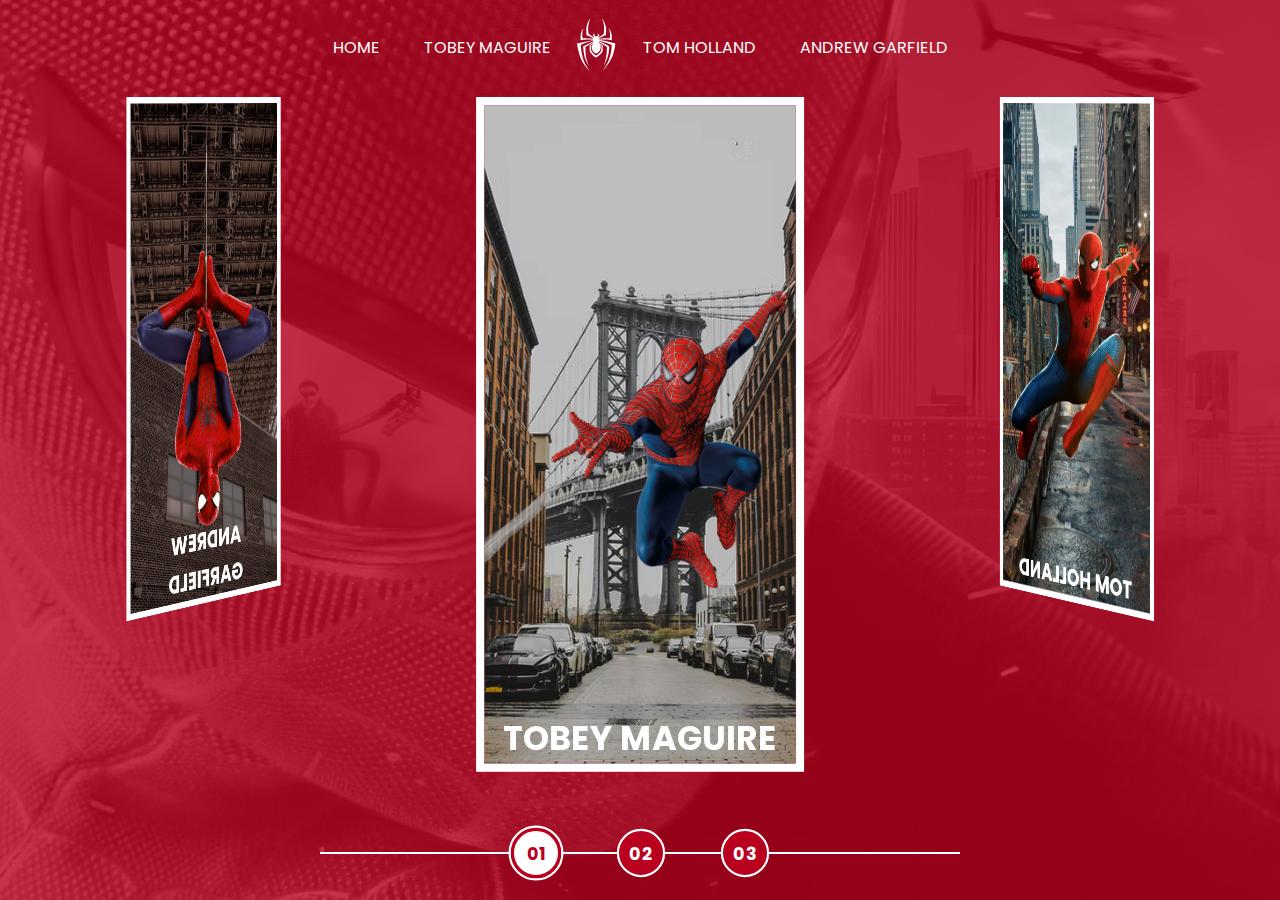
<file: index.html>
<!DOCTYPE html>
<html lang="en">

<head>
    <meta charset="UTF-8">
    <meta http-equiv="X-UA-Compatible" content="IE=edge">
    <meta name="viewport" content="width=device-width, initial-scale=1.0">
    <link rel="stylesheet" href="assets/css/style.css">
    <script src="assets/scripts/script.js"></script>
    <title>Spider-Man | Multiverso</title>
</head>

<body>
    <!--Menu topo-->
    <nav class="s-menu">
        <ul>
            <li class="s-menu__item">
                <a href="index.html">Home</a>
            </li>
            <li class="s-menu__item">
                <a href="pages/tobey-maguire/spiderman1.html">Tobey Maguire</a>
            </li>
            <li class="s-menu__item s-menu__icon">
                <!--ícone aranha menu topo-->
                <img src="assets/images/icons/spider.svg" alt="Spider-Man Multiverso">
            </li>
            <li class="s-menu__item">
                <a href="pages/tom-holland/spiderman1.html">Tom Holland</a>
            </li>
            <li class="s-menu__item">
                <a href="pages/andrew-garfield/spiderman1.html">Andrew Garfield</a>
            </li>
        </ul>
    </nav>
    <!--Cards -->
    <div class="s-container">
        <div class="s-cards-carousel" style="transform: translateZ(-40vw) rotateY(0deg);">
            <a href="pages/tobey-maguire/spiderman1.html" class="s-card" id="spider-man-01">
                <img class="s-card__background" src="assets/images/pic-sm-bg-01.jpg">
                <img class="s-card__image" src="assets/images/spider-man-01.png" alt="Tobey Maguire">
                <h2 class="s-card__title">Tobey Maguire</h2>
            </a>
            <a href="pages/tom-holland/spiderman1.html" class="s-card" id="spider-man-02">
                <img class="s-card__background" src="assets/images/pic-sm-bg-02.jpg">
                <img class="s-card__image" src="assets/images/spider-man-02.png" alt="Tom Holland">
                <h2 class="s-card__title">Tom Holland</h2>
            </a>
            <a href="pages/andrew-garfield/spiderman1.html" class="s-card" id="spider-man-03">
                <img class="s-card__background" src="assets/images/pic-sm-bg-03.jpg">
                <img class="s-card__image" src="assets/images/spider-man-03.png" alt="Tobey Andrew Garfield">
                <h2 class="s-card__title">Andrew Garfield</h2>
            </a>
        </div>
    </div>
    <!--Controlador carrossel-->
    <div class="s-controller">
        <div id="1" onclick="selectCarouselItem(this)" class="s-controller__button s-controller__button--active">01
        </div>
        <div id="2" onclick="selectCarouselItem(this)" class="s-controller__button">02</div>
        <div id="3" onclick="selectCarouselItem(this)" class="s-controller__button">03</div>
        <div class="s-controller__line"></div>
    </div>

</body>
</html>
</file>
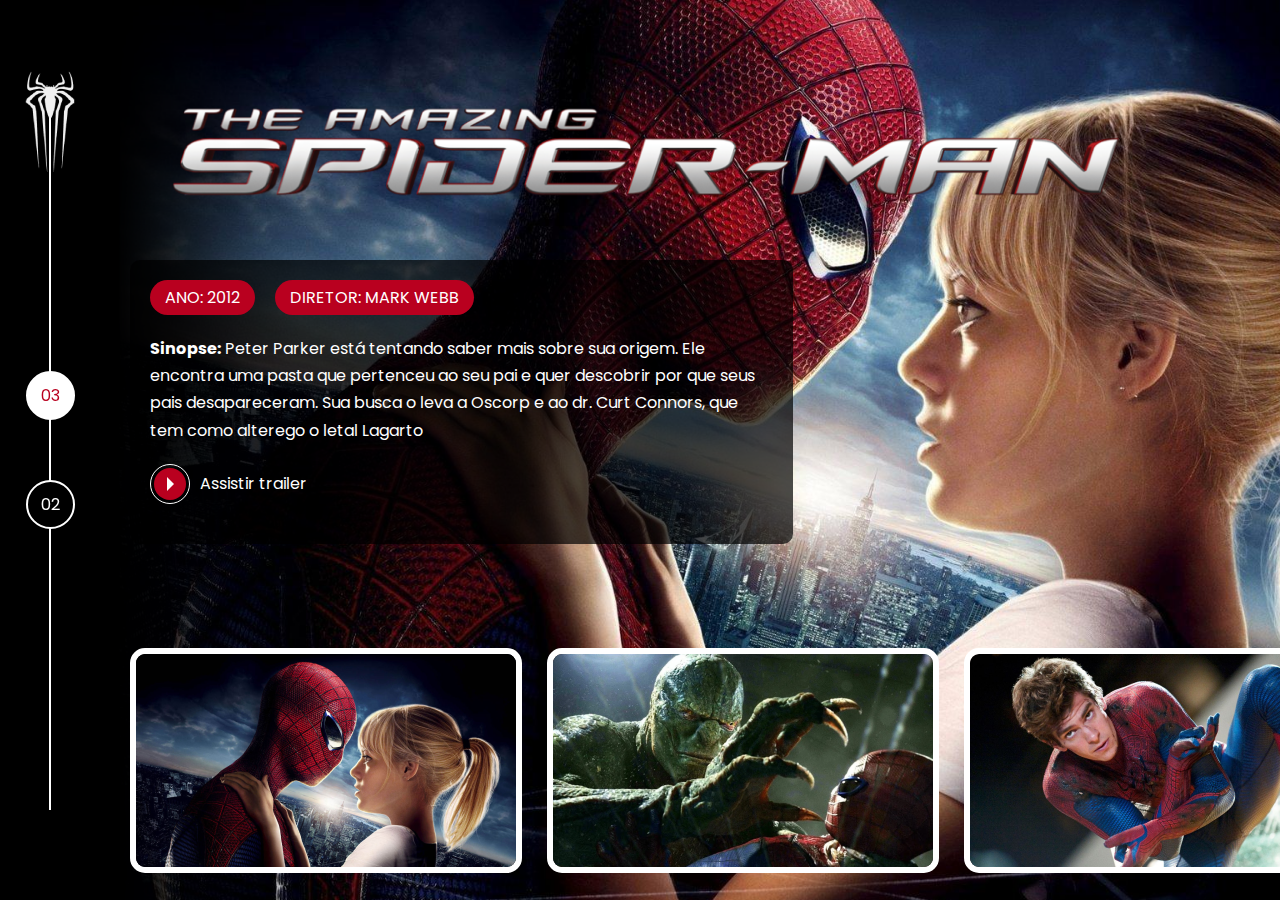
<file: pages/andrew-garfield/spiderman1.html>
<!DOCTYPE html>
<html lang="en">

<head>
  <meta charset="UTF-8">
  <meta http-equiv="X-UA-Compatible" content="IE=edge">
  <meta name="viewport" content="width=device-width, initial-scale=1.0">
  <link rel="stylesheet" href="../../assets/css/internal.css">
  <link rel="stylesheet" href="https://cdn.jsdelivr.net/npm/@fancyapps/ui@4.0/dist/fancybox.css"/>
  <title>Spider-Man | Multiversos</title>
</head>

<body>
  <div class="s-wrapper">

<!--Se quiser video como background
    <video autoplay loop muted>
      <source src="../../assets/videos/spiderman-2012-trailer.mp4" type="video/mp4">
    </video>
-->

    <div class="s-left-column">
      <nav class="navigator">
        <!--Navegação-->
        <div class="navigator__icon">  <!--Icone-Aranha-->        
          <a href="index.html">
            <img src="../../assets/images/icons/spiderman1-andrew.png" alt="">
          </a>
        </div>
        <ul><!--Botões lateral esquerda-->
          <li><a href="spiderman1.html" class="active">03</a></li>   
          <li><a href="spiderman2.html">02</a></li>          
        </ul>
      </nav>
    </div> 

   <div class="s-main-content s-spidermanA-01-01 " ><!--(Background sem video)-->
     
    <div class="s-main-content__top">
        <div class="s-logo"><!--Logo-->
          <img src="../../assets/images/spiderman-andrew/movie-01/logo.png" alt="Spiderman (2012)"
            title="Spiderman (2012)" />
        </div>
        <div class="s-description"><!--Descrição e botões na descrição-->
          <div class="pills">
            <ul>
              <li>Ano: 2012</li>
              <li>Diretor: Mark Webb</li>
            </ul>
          </div>
          <div class="s-description__text">
            <p><strong>Sinopse:</strong>&nbsp;Peter Parker está tentando saber mais sobre sua origem. 
              Ele encontra uma pasta que pertenceu ao seu pai e quer descobrir por que seus pais desapareceram. 
              Sua busca o leva a Oscorp e ao dr. Curt Connors, que tem como alterego o letal Lagarto</p>
          </div>
        
        <div class="s-links">
          <ul>
            <li>
              <a href="https://www.youtube.com/watch?v=6nzNdpJ3qMo" class="link-button" target="_blank">
                <span class="icon">
                  <div class="play-icon">&nbsp;</div>
                </span>
                <span class="label">
                  Assistir trailer
                </span>
              </a>
            </li>
          </ul>
        </div>
      </div>
    </div>
    <div class="s-main-content__bottom">
      <div class="gallery">
        <ul>
          <li><a data-fancybox href="../../assets/images/spiderman-andrew/movie-01/gallery/image-01-full.jpg">
            <img src="../../assets/images/spiderman-andrew/movie-01/gallery/image-01.png" alt=""></a>
          </li>
          <li><a data-fancybox href="../../assets/images/spiderman-andrew/movie-01/gallery/image-02-full.jpg">
              <img src="../../assets/images/spiderman-andrew/movie-01/gallery/image-02.png" alt=""></a>
          </li>
          <li><a data-fancybox href="../../assets/images/spiderman-andrew/movie-01/gallery/image-03-full.jpg">
              <img src="../../assets/images/spiderman-andrew/movie-01/gallery/image-03.png" alt=""></a>
          </li>
        </ul>
      </div>
    </div>
  </div>
  </div>
  <script src="https://cdn.jsdelivr.net/npm/@fancyapps/ui@4.0/dist/fancybox.umd.js"></script>
  <script>
        //  JavaScript will go here
  </script>
</body>

</html>
</file>
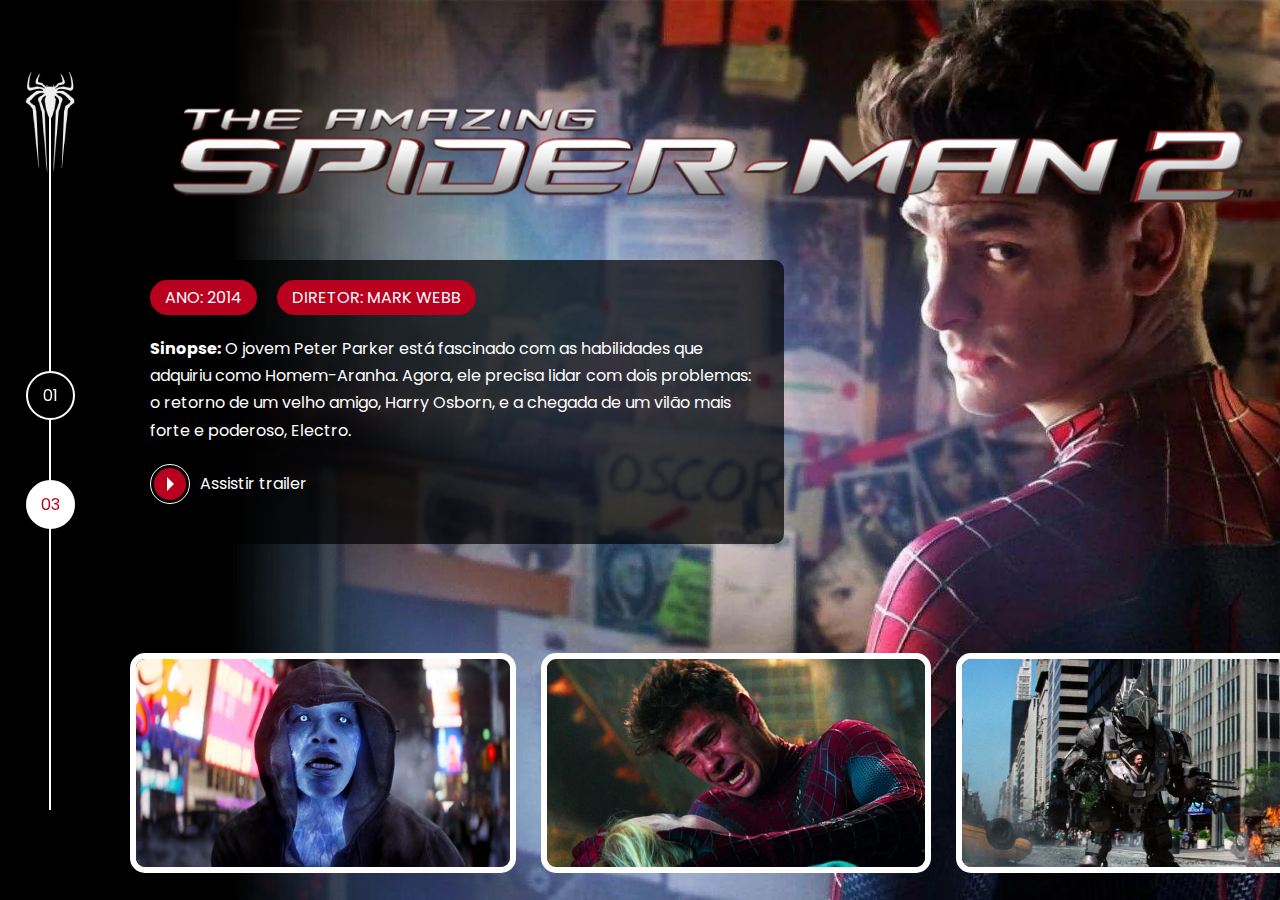
<file: pages/andrew-garfield/spiderman2.html>
<!DOCTYPE html>
<html lang="en">

<head>
  <meta charset="UTF-8">
  <meta http-equiv="X-UA-Compatible" content="IE=edge">
  <meta name="viewport" content="width=device-width, initial-scale=1.0">
  <link rel="stylesheet" href="../../assets/css/internal.css">
  <link rel="stylesheet" href="https://cdn.jsdelivr.net/npm/@fancyapps/ui@4.0/dist/fancybox.css"/>
  <title>Spider-Man | Multiversos</title>
</head>

<body>
  <div class="s-wrapper">

<!--Se quiser video como background
    <video autoplay loop muted>
      <source src="../../assets/videos/spiderman-2014-trailer.mp4" type="video/mp4">
    </video>
-->

    <div class="s-left-column">
      <nav class="navigator">
        <!--Navegação-->
        <div class="navigator__icon">  <!--Icone-Aranha-->        
          <a href="index.html">
            <img src="../../assets/images/icons/spiderman1-andrew.png" alt="">
          </a>
        </div>
        <ul><!--Botões lateral esquerda-->
          <li><a href="spiderman1.html">01</a></li>
          <li><a href="spiderman2.html" class="active">03</a></li>           
        </ul>
      </nav>
    </div> 

   <div class="s-main-content s-spidermanA-01-02 " ><!--(Background sem video)-->
     
    <div class="s-main-content__top">
        <div class="s-logo"><!--Logo-->
          <img src="../../assets/images/spiderman-andrew/movie-02/logo.png" alt="Spiderman (2014)"
            title="Spiderman (2014)" />
        </div>
        <div class="s-description"><!--Descrição e botões na descrição-->
          <div class="pills">
            <ul>
              <li>Ano: 2014</li>
              <li>Diretor: Mark Webb</li>
            </ul>
          </div>
          <div class="s-description__text">
            <p><strong>Sinopse:</strong>&nbsp;O jovem Peter Parker está fascinado com as habilidades que adquiriu como Homem-Aranha.
               Agora, ele precisa lidar com dois problemas: o retorno de um velho amigo, Harry Osborn,
                e a chegada de um vilão mais forte e poderoso, Electro.</p>
          </div>
        
        <div class="s-links">
          <ul>
            <li>
              <a href="https://www.youtube.com/watch?v=PfUDLzyC1cM" class="link-button" target="_blank">
                <span class="icon">
                  <div class="play-icon">&nbsp;</div>
                </span>
                <span class="label">
                  Assistir trailer
                </span>
              </a>
            </li>
          </ul>
        </div>
      </div>
    </div>
    <div class="s-main-content__bottom">
      <div class="gallery">
        <ul>
          <li><a data-fancybox href="../../assets/images/spiderman-andrew/movie-02/gallery/image-01-full.jpg">
            <img src="../../assets/images/spiderman-andrew/movie-02/gallery/image-01.png" alt=""></a>
          </li>
          <li><a data-fancybox href="../../assets/images/spiderman-andrew/movie-02/gallery/image-02-full.png">
              <img src="../../assets/images/spiderman-andrew/movie-02/gallery/image-02.png" alt=""></a>
          </li>
          <li><a data-fancybox href="../../assets/images/spiderman-andrew/movie-02/gallery/image-03-full.jpg">
              <img src="../../assets/images/spiderman-andrew/movie-02/gallery/image-03.png" alt=""></a>
          </li>
        </ul>
      </div>
    </div>
  </div>
  </div>
  <script src="https://cdn.jsdelivr.net/npm/@fancyapps/ui@4.0/dist/fancybox.umd.js"></script>
  <script>
        //  JavaScript will go here
  </script>
</body>

</html>
</file>
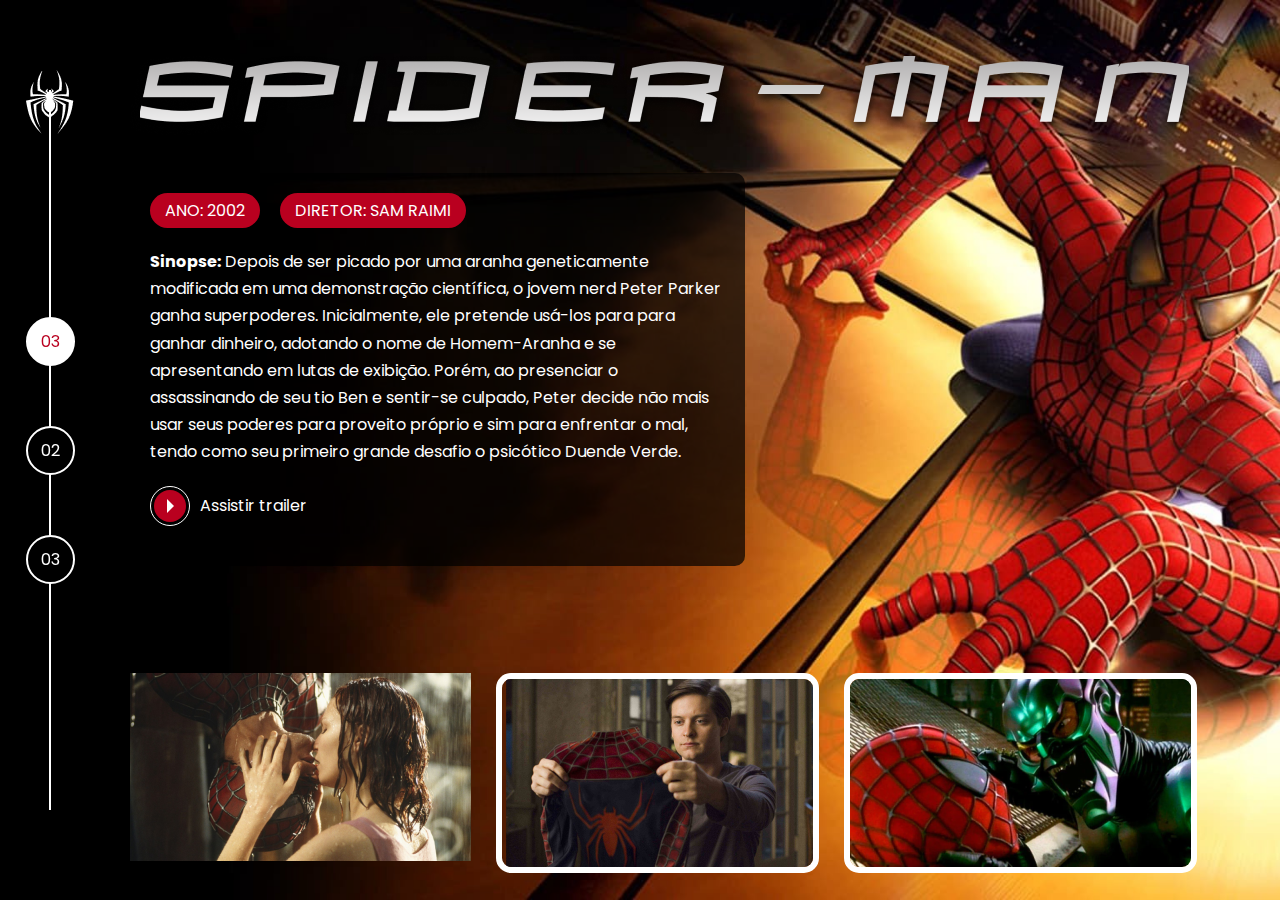
<file: pages/tobey-maguire/spiderman1.html>
<!DOCTYPE html>
<html lang="en">

<head>
  <meta charset="UTF-8">
  <meta http-equiv="X-UA-Compatible" content="IE=edge">
  <meta name="viewport" content="width=device-width, initial-scale=1.0">
  <link rel="stylesheet" href="../../assets/css/internal.css">
  <link rel="stylesheet" href="https://cdn.jsdelivr.net/npm/@fancyapps/ui@4.0/dist/fancybox.css"/>
  <title>Spider-Man | Multiversos</title>
</head>

<body>
  <div class="s-wrapper">

<!--Se quiser video como background
    <video autoplay loop muted>
      <source src="../../assets//videos/spiderman-2002-trailer.mp4" type="video/mp4">
    </video>
-->

    <div class="s-left-column">
      <nav class="navigator">
        <!--Navegação-->
        <div class="navigator__icon">  <!--Icone-Aranha-->        
          <a href="index.html">
            <img src="../../assets/images/icons/spiderman1.png" alt="">
          </a>
        </div>
        <ul><!--Botões lateral esquerda-->
          <li><a href="spiderman1.html" class="active">03</a></li>   
          <li><a href="spiderman2.html">02</a></li>
          <li><a href="spiderman3.html">03</a></li>
        </ul>
      </nav>
    </div> 

   <div class="s-main-content s-spiderman-01-01 " ><!--(Background sem video)-->
     
    <div class="s-main-content__top">
        <div class="s-logo"><!--Logo-->
          <img src="../../assets/images/spiderman-tobey/movie-01/logo.png" alt="Spiderman (2002)"
            title="Spiderman (2002)" />
        </div>
        <div class="s-description"><!--Descrição e botões na descrição-->
          <div class="pills">
            <ul>
              <li>Ano: 2002</li>
              <li>Diretor: Sam Raimi</li>
            </ul>
          </div>
          <div class="s-description__text">
            <p><strong>Sinopse:</strong>&nbsp;Depois de ser picado por uma aranha geneticamente modificada em uma
              demonstração científica, o jovem nerd Peter Parker ganha superpoderes. Inicialmente, ele pretende usá-los
              para para ganhar dinheiro, adotando o nome de Homem-Aranha e se apresentando em lutas de exibição. Porém,
              ao presenciar o assassinando de seu tio Ben e sentir-se culpado, Peter decide não mais usar seus poderes
              para proveito próprio e sim para enfrentar o mal, tendo como seu primeiro grande desafio o psicótico
              Duende Verde.</p>
          </div>
        
        <div class="s-links">
          <ul>
            <li>
              <a href="https://www.youtube.com/watch?v=TYMMOjBUPMM" class="link-button" target="_blank">
                <span class="icon">
                  <div class="play-icon">&nbsp;</div>
                </span>
                <span class="label">
                  Assistir trailer
                </span>
              </a>
            </li>
          </ul>
        </div>
      </div>
    </div>
    <div class="s-main-content__bottom">
      <div class="gallery">
        <ul>
          <li><a data-fancybox href="../../assets/images/spiderman-tobey/movie-01/gallery/image-01-full.jpg"></a>
            <img src="../../assets/images/spiderman-tobey/movie-01/gallery/image-01.png" alt=""></a>
          </li>
          <li><a data-fancybox href="../../assets/images/spiderman-tobey/movie-01/gallery/image-02-full.jpg">
              <img src="../../assets/images/spiderman-tobey/movie-01/gallery/image-02.png" alt=""></a>
          </li>
          <li><a data-fancybox href="../../assets/images/spiderman-tobey/movie-01/gallery/image-03-full.jpg">
              <img src="../../assets/images/spiderman-tobey/movie-01/gallery/image-03.png" alt=""></a>
          </li>
        </ul>
      </div>
    </div>
  </div>
  </div>
  <script src="https://cdn.jsdelivr.net/npm/@fancyapps/ui@4.0/dist/fancybox.umd.js"></script>
  <script>
        //  JavaScript will go here
  </script>
</body>

</html>
</file>
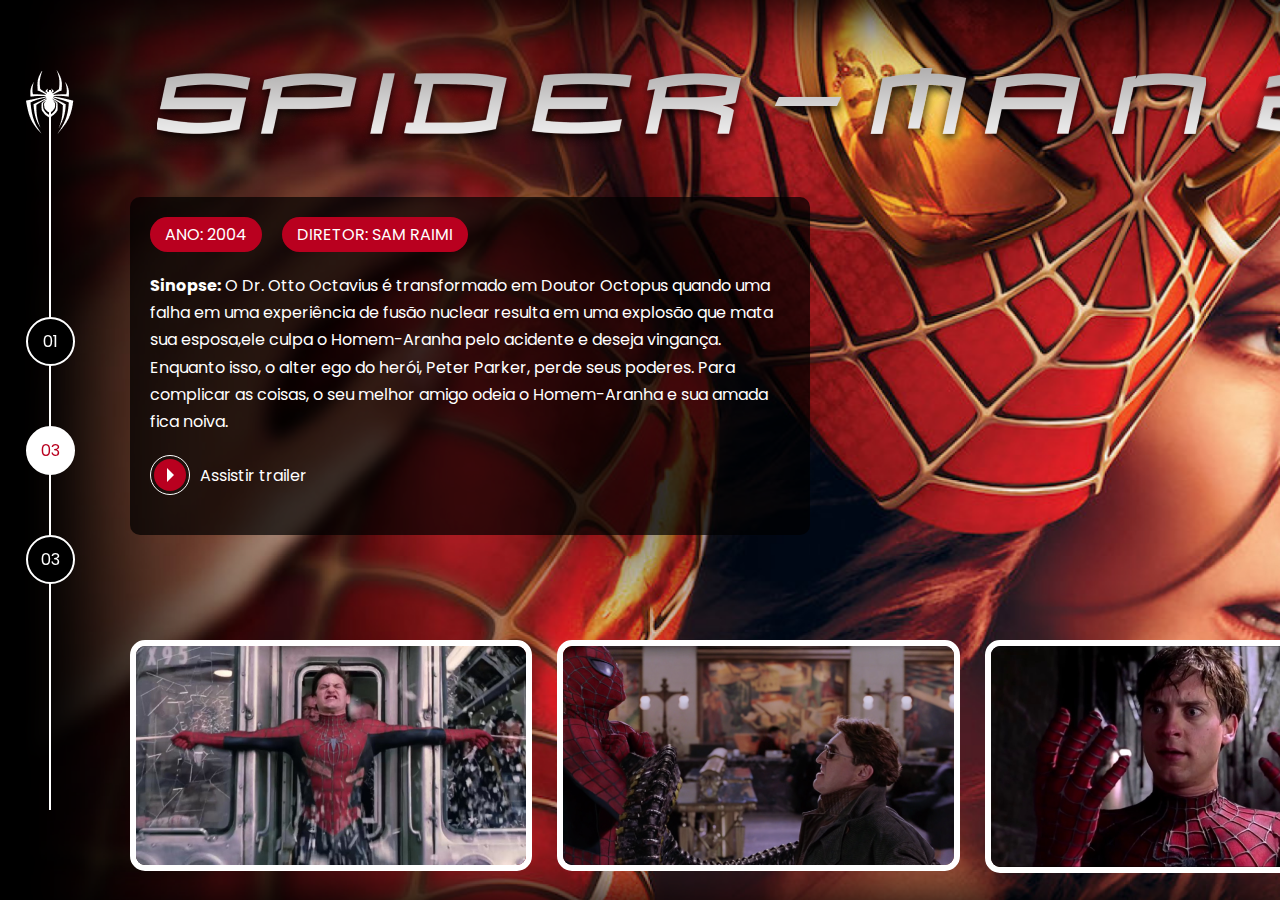
<file: pages/tobey-maguire/spiderman2.html>
<!DOCTYPE html>
<html lang="en">

<head>
  <meta charset="UTF-8">
  <meta http-equiv="X-UA-Compatible" content="IE=edge">
  <meta name="viewport" content="width=device-width, initial-scale=1.0">
  <link rel="stylesheet" href="../../assets/css/internal.css">
  <link rel="stylesheet" href="https://cdn.jsdelivr.net/npm/@fancyapps/ui@4.0/dist/fancybox.css"/>
  <title>Spider-Man | Multiversos</title>
</head>

<body>
  <div class="s-wrapper">

<!--Se quiser video como background
    <video autoplay loop muted>
      <source src="/../../assets/videos/spiderman-2004-trailer.mp4" type="video/mp4">
    </video>-->


    <div class="s-left-column">
      <nav class="navigator">
        <!--Navegação-->
        <div class="navigator__icon">  <!--Icone-Aranha-->        
          <a href="index.html">
            <img src="../../assets/images/icons/spiderman1.png" alt="">
          </a>
        </div>
        <ul><!--Botões lateral esquerda-->
          <li><a href="spiderman1.html">01</a></li>
          <li><a href="spiderman2.html" class="active">03</a></li>   
          <li><a href="spiderman3.html">03</a></li>
        </ul>
      </nav>
    </div> 

   <div class="s-main-content s-spiderman-01-02 " ><!--(Background sem video)-->
     
    <div class="s-main-content__top">
        <div class="s-logo"><!--Logo-->
          <img src="../../assets/images/spiderman-tobey/movie-02/logo.png" alt="Spiderman (2004)"
            title="Spiderman (2004)" />
        </div>
        <div class="s-description"><!--Descrição e botões na descrição-->
          <div class="pills">
            <ul>
              <li>Ano: 2004</li>
              <li>Diretor: Sam Raimi</li>
            </ul>
          </div>
          <div class="s-description__text">
            <p><strong>Sinopse:</strong>&nbsp;O Dr. Otto Octavius é transformado em Doutor Octopus
               quando uma falha em uma experiência de fusão nuclear resulta em uma explosão que mata sua esposa,ele culpa o Homem-Aranha pelo acidente e deseja vingança. 
               Enquanto isso, o alter ego do herói, Peter Parker, perde seus poderes.
               Para complicar as coisas, o seu melhor amigo odeia o Homem-Aranha e sua amada fica noiva.</p>
          </div>
        
        <div class="s-links">
          <ul>
            <li>
              <a href="https://www.youtube.com/watch?v=1UAzz8ncM68" class="link-button" target="_blank">
                <span class="icon">
                  <div class="play-icon">&nbsp;</div>
                </span>
                <span class="label">
                  Assistir trailer
                </span>
              </a>
            </li>
          </ul>
        </div>
      </div>
    </div>
    <div class="s-main-content__bottom">
      <div class="gallery">
        <ul>
          <li><a data-fancybox href="../../assets/images/spiderman-tobey/movie-02/gallery/image-01-full.jpg">
            <img src="../../assets/images/spiderman-tobey/movie-02/gallery/image-01.png" alt=""></a>
          </li>
          <li><a data-fancybox href="../../assets/images/spiderman-tobey/movie-02/gallery/image-02-full.jpg">
              <img src="../../assets/images/spiderman-tobey/movie-02/gallery/image-02.png" alt=""></a>
          </li>
          <li><a data-fancybox href="../../assets/images/spiderman-tobey/movie-02/gallery/image-03-full.jpg">
              <img src="../../assets/images/spiderman-tobey/movie-02/gallery/image-03.png" alt=""></a>
          </li>
        </ul>
      </div>
    </div>
  </div>
  </div>
  <script src="https://cdn.jsdelivr.net/npm/@fancyapps/ui@4.0/dist/fancybox.umd.js"></script>
  <script>
        //  JavaScript will go here
  </script>
</body>

</html>
</file>
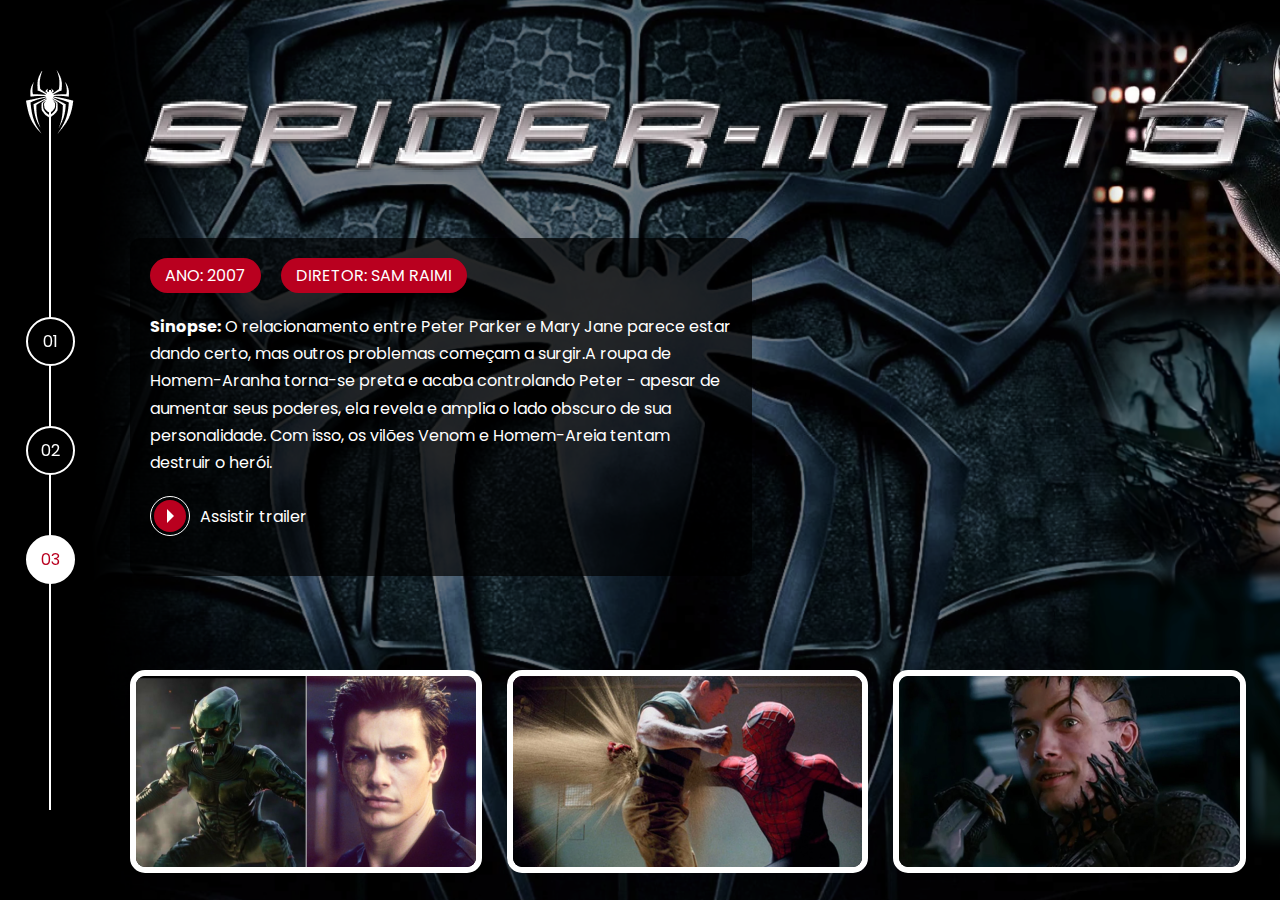
<file: pages/tobey-maguire/spiderman3.html>
<!DOCTYPE html>
<html lang="en">

<head>
  <meta charset="UTF-8">
  <meta http-equiv="X-UA-Compatible" content="IE=edge">
  <meta name="viewport" content="width=device-width, initial-scale=1.0">
  <link rel="stylesheet" href="../../assets/css/internal.css">
  <link rel="stylesheet" href="https://cdn.jsdelivr.net/npm/@fancyapps/ui@4.0/dist/fancybox.css"/>
  <title>Spider-Man | Multiversos</title>
</head>

<body>
  <div class="s-wrapper">

<!--Se quiser video como background
    <video autoplay loop muted>
      <source src="../../assets/videos/spiderman-2007-trailer.mp4" type="video/mp4">
    </video>
-->

    <div class="s-left-column">
      <nav class="navigator">
        <!--Navegação-->
        <div class="navigator__icon">  <!--Icone-Aranha-->        
          <a href="index.html">
            <img src="../../assets/images/icons/spiderman1.png" alt="">
          </a>
        </div>
        <ul><!--Botões lateral esquerda-->
          <li><a href="spiderman1.html">01</a></li>
          <li><a href="spiderman2.html">02</a></li>
          <li><a href="spiderman3.html" class="active">03</a></li>   
        </ul>
      </nav>
    </div> 

   <div class="s-main-content s-spiderman-01-03 " ><!--(Background sem video)-->
     
    <div class="s-main-content__top">
        <div class="s-logo"><!--Logo-->
          <img src="../../assets/images/spiderman-tobey/movie-03/logo.png" alt="Spiderman (2007)"
            title="Spiderman (2007)" />
        </div>
        <div class="s-description"><!--Descrição e botões na descrição-->
          <div class="pills">
            <ul>
              <li>Ano: 2007</li>
              <li>Diretor: Sam Raimi</li>
            </ul>
          </div>
          <div class="s-description__text">
            <p><strong>Sinopse:</strong>&nbsp;O relacionamento entre Peter Parker e Mary Jane parece estar dando certo,
              mas outros problemas começam a surgir.A roupa de Homem-Aranha torna-se preta e acaba controlando Peter -
              apesar de aumentar seus poderes, ela revela e amplia o lado obscuro de sua personalidade.
              Com isso, os vilões Venom e Homem-Areia tentam destruir o herói.</p>
          </div>
        
        <div class="s-links">
          <ul>
            <li>
              <a href="https://www.youtube.com/watch?v=wOg-yjOeuVU" class="link-button" target="_blank">
                <span class="icon">
                  <div class="play-icon">&nbsp;</div>
                </span>
                <span class="label">
                  Assistir trailer
                </span>
              </a>
            </li>
          </ul>
        </div>
      </div>
    </div>
    <div class="s-main-content__bottom">
      <div class="gallery">
        <ul>
          <li><a data-fancybox href="../../assets/images/spiderman-tobey/movie-03/gallery/image-01-full.jpg">
            <img src="../../assets/images/spiderman-tobey/movie-03/gallery/image-01.png" alt=""></a>
          </li>
          <li><a data-fancybox href="../../assets/images/spiderman-tobey/movie-03/gallery/image-02-full.jpg">
              <img src="../../assets/images/spiderman-tobey/movie-03/gallery/image-02.png" alt=""></a>
          </li>
          <li><a data-fancybox href="../../assets/images/spiderman-tobey/movie-03/gallery/image-03-full.jpg">
              <img src="../../assets/images/spiderman-tobey/movie-03/gallery/image-03.png" alt=""></a>
          </li>
        </ul>
      </div>
    </div>
  </div>
  </div>
  <script src="https://cdn.jsdelivr.net/npm/@fancyapps/ui@4.0/dist/fancybox.umd.js"></script>
  <script>
        //  JavaScript will go here
  </script>
</body>

</html>
</file>
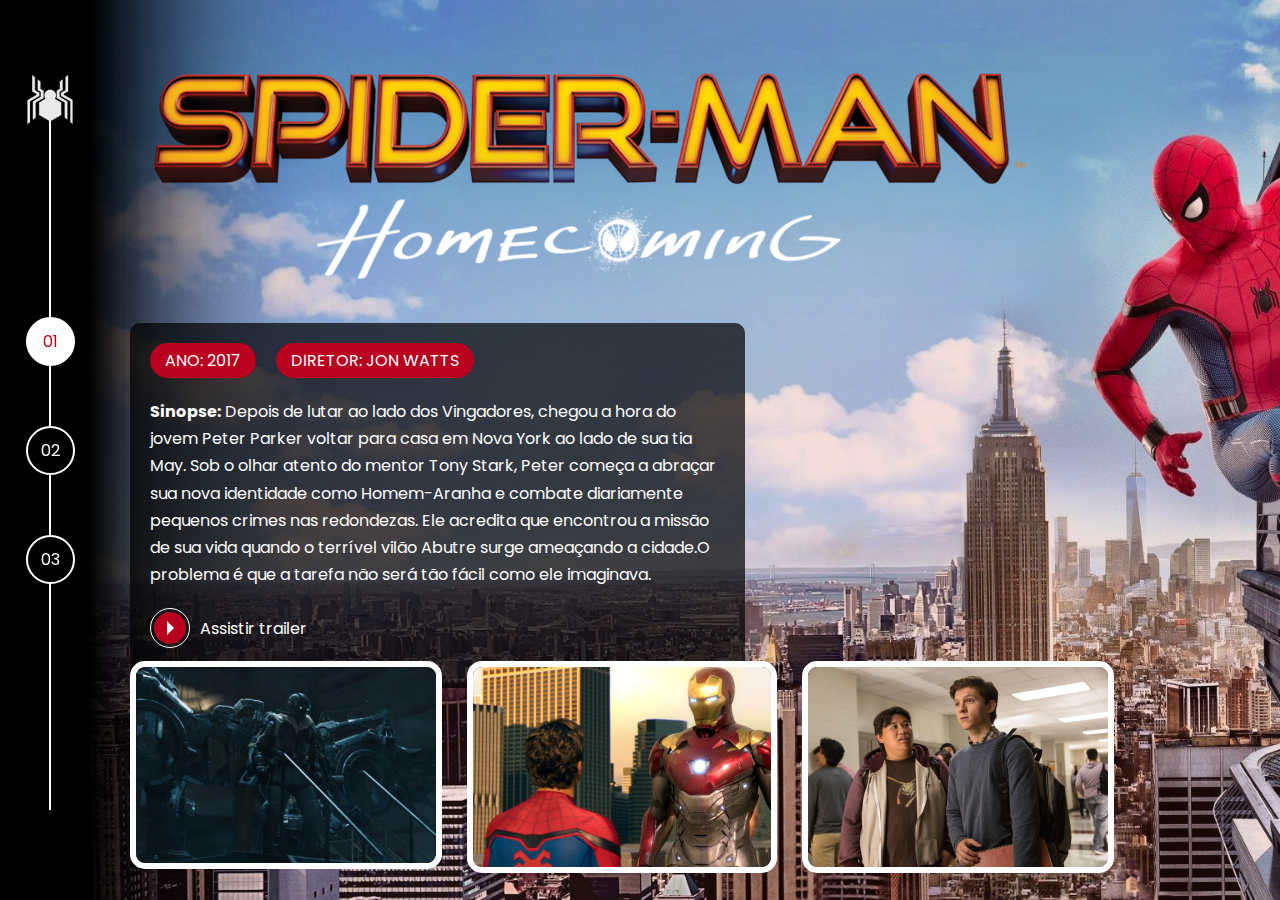
<file: pages/tom-holland/spiderman1.html>
<!DOCTYPE html>
<html lang="en">

<head>
  <meta charset="UTF-8">
  <meta http-equiv="X-UA-Compatible" content="IE=edge">
  <meta name="viewport" content="width=device-width, initial-scale=1.0">
  <link rel="stylesheet" href="../../assets/css/internal.css">
  <link rel="stylesheet" href="https://cdn.jsdelivr.net/npm/@fancyapps/ui@4.0/dist/fancybox.css"/>
  <title>Spider-Man | Multiversos</title>
</head>

<body>
  <div class="s-wrapper">

<!--Se quiser video como background
    <video autoplay loop muted>
      <source src="../../assets/videos/spiderman1-2017-trailer.mp4" type="video/mp4">
    </video>
-->

    <div class="s-left-column">
      <nav class="navigator">
        <!--Navegação-->
        <div class="navigator__icon">  <!--Icone-Aranha-->        
          <a href="index.html">
            <img src="../../assets/images/icons/spiderman1-tom.png" alt="">
          </a>
        </div>
        <ul><!--Botões lateral esquerda-->
          <li><a href="spiderman1.html" class="active">01</a></li>
          <li><a href="spiderman2.html">02</a></li>
          <li><a href="spiderman3.html">03</a></li>           
        </ul>
      </nav>
    </div> 

   <div class="s-main-content s-spidermanTH-01-01 "> <!--(Background sem video)-->
     
    <div class="s-main-content__top">
        <div class="s-logo"><!--Logo-->
          <img src="../../assets/images/spiderman-tom/movie-01/logo.png" alt="Spiderman (2017)"
            title="Spiderman (2017)" />
        </div>
        <div class="s-description"><!--Descrição e botões na descrição-->
          <div class="pills">
            <ul>
              <li>Ano: 2017</li>
              <li>Diretor: Jon Watts</li>
            </ul>
          </div>
          <div class="s-description__text">
            <p><strong>Sinopse:</strong>&nbsp;Depois de lutar ao lado dos Vingadores, chegou a hora do jovem Peter Parker voltar para casa em Nova York 
              ao lado de sua tia May. Sob o olhar atento do mentor Tony Stark, Peter começa a abraçar sua nova identidade como Homem-Aranha
               e combate diariamente pequenos crimes nas redondezas. Ele acredita que encontrou a missão de sua vida quando o terrível vilão Abutre 
               surge ameaçando a cidade.O problema é que a tarefa não será tão fácil como ele imaginava.</p>
          </div>
        
        <div class="s-links">
          <ul>
            <li>
              <a href="https://www.youtube.com/watch?v=x5Q0AzHr3FM" class="link-button" target="_blank">
                <span class="icon">
                  <div class="play-icon">&nbsp;</div>
                </span>
                <span class="label">
                  Assistir trailer
                </span>
              </a>
            </li>
          </ul>
        </div>
      </div>
    </div>
    <div class="s-main-content__bottom">
      <div class="gallery">
        <ul>
          <li><a data-fancybox href="../../assets/images/spiderman-tom/movie-01/gallery/image-01-full.jpg">
            <img src="../../assets/images/spiderman-tom/movie-01/gallery/image-01.png" alt=""></a>
          </li>
          <li><a data-fancybox href="../../assets/images/spiderman-tom/movie-01/gallery/image-02-full.jpg">
              <img src="../../assets/images/spiderman-tom/movie-01/gallery/image-02.png" alt=""></a>
          </li>
          <li><a data-fancybox href="../../assets/images/spiderman-tom/movie-01/gallery/image-03-full.jpg">
            <img src="../../assets/images/spiderman-tom/movie-01/gallery/image-03.png" alt=""></a>
        </ul>
      </div>
    </div>
  </div>
  </div>
  <script src="https://cdn.jsdelivr.net/npm/@fancyapps/ui@4.0/dist/fancybox.umd.js"></script>
  <script>
        //  JavaScript will go here
  </script>
</body>

</html>
</file>
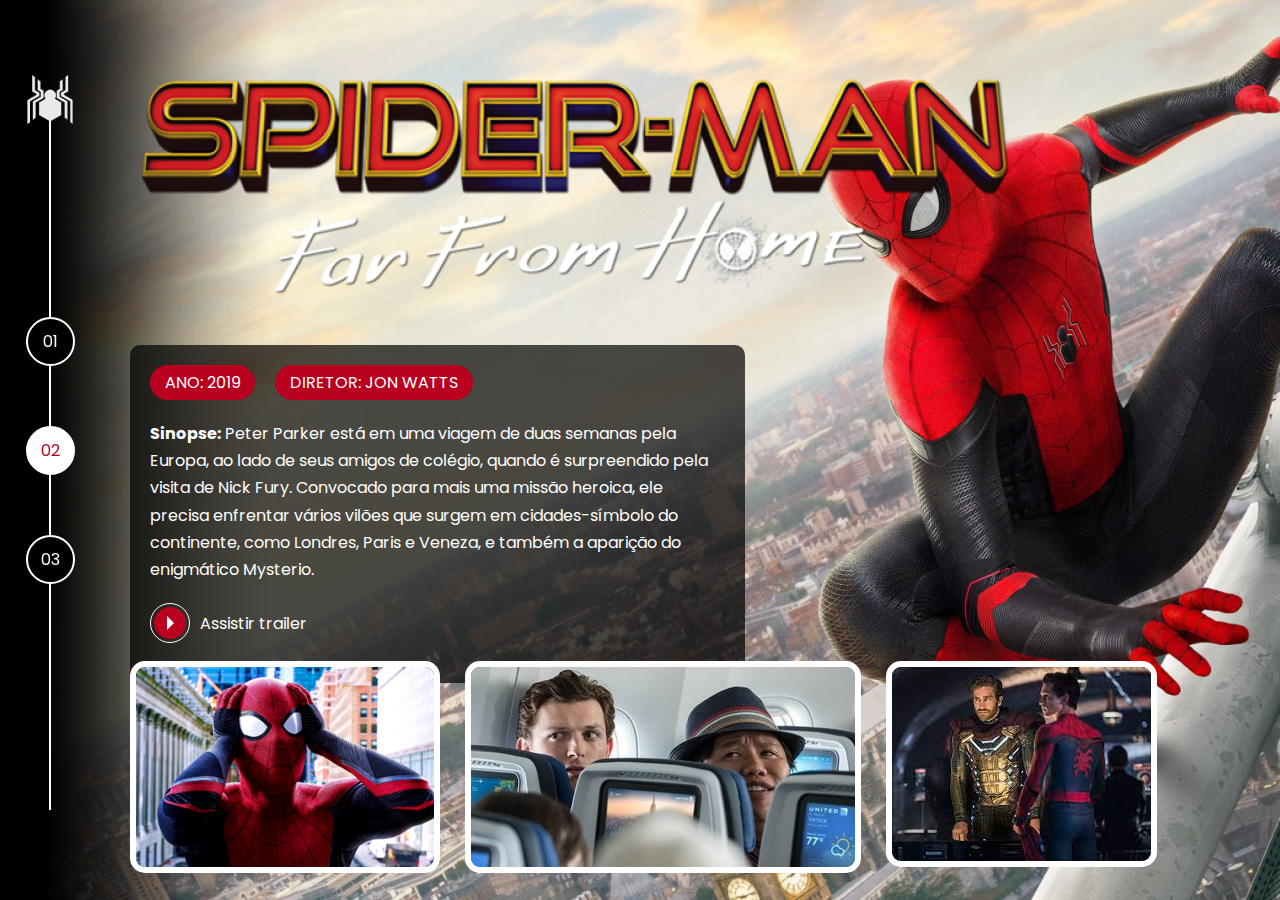
<file: pages/tom-holland/spiderman2.html>
<!DOCTYPE html>
<html lang="en">

<head>
  <meta charset="UTF-8">
  <meta http-equiv="X-UA-Compatible" content="IE=edge">
  <meta name="viewport" content="width=device-width, initial-scale=1.0">
  <link rel="stylesheet" href="../../assets/css/internal.css">
  <link rel="stylesheet" href="https://cdn.jsdelivr.net/npm/@fancyapps/ui@4.0/dist/fancybox.css"/>
  <title>Spider-Man | Multiversos</title>
</head>

<body>
  <div class="s-wrapper">

<!--Se quiser video como background
    <video autoplay loop muted>
      <source src="../../assets/videos/spiderman2-2019-trailer.mp4" type="video/mp4">
    </video>
-->

    <div class="s-left-column">
      <nav class="navigator">
        <!--Navegação-->
        <div class="navigator__icon">  <!--Icone-Aranha-->        
          <a href="index.html">
            <img src="../../assets/images/icons/spiderman1-tom.png" alt="">
          </a>
        </div>
        <ul><!--Botões lateral esquerda-->
          <li><a href="spiderman1.html">01</a></li>
          <li><a href="spiderman2.html" class="active">02</a></li>
          <li><a href="spiderman3.html">03</a></li>         
        </ul>
      </nav>
    </div> 

   <div class="s-main-content s-spidermanTH-01-02 " ><!--(Background sem video)-->
     
    <div class="s-main-content__top">
        <div class="s-logo"><!--Logo-->
          <img src="../../assets/images/spiderman-tom/movie-02/logo.png" alt="Spiderman (2019)"
            title="Spiderman (2019)" />
        </div>
        <div class="s-description"><!--Descrição e botões na descrição-->
          <div class="pills">
            <ul>
              <li>Ano: 2019</li>
              <li>Diretor: Jon Watts</li>
            </ul>
          </div>
          <div class="s-description__text">
            <p><strong>Sinopse:</strong>&nbsp;Peter Parker está em uma viagem de duas semanas pela Europa,
               ao lado de seus amigos de colégio, quando é surpreendido pela visita de Nick Fury. 
               Convocado para mais uma missão heroica, ele precisa enfrentar vários vilões
               que surgem em cidades-símbolo do continente, como Londres, Paris e Veneza,
                e também a aparição do enigmático Mysterio.</p>
          </div>
        
        <div class="s-links">
          <ul>
            <li>
              <a href="https://www.youtube.com/watch?v=MqQdHaBtvGs" class="link-button" target="_blank">
                <span class="icon">
                  <div class="play-icon">&nbsp;</div>
                </span>
                <span class="label">
                  Assistir trailer
                </span>
              </a>
            </li>
          </ul>
        </div>
      </div>
    </div>
    <div class="s-main-content__bottom">
      <div class="gallery">
        <ul>
          <li><a data-fancybox href="../../assets/images/spiderman-tom/movie-02/gallery/image-01-full.jpg">
            <img src="../../assets/images/spiderman-tom/movie-02/gallery/image-01.png" alt=""></a>
          </li>
          <li><a data-fancybox href="../../assets/images/spiderman-tom/movie-02/gallery/image-02-full.jpg">
              <img src="../../assets/images/spiderman-tom/movie-02/gallery/image-02.png" alt=""></a>
          </li>
          <li><a data-fancybox href="../../assets/images/spiderman-tom/movie-02/gallery/image-03-full.jpg">
            <img src="../../assets/images/spiderman-tom/movie-02/gallery/image-03.png" alt=""></a>
        </li>
        </ul>
      </div>
    </div>
  </div>
  </div>
  <script src="https://cdn.jsdelivr.net/npm/@fancyapps/ui@4.0/dist/fancybox.umd.js"></script>
  <script>
        //  JavaScript will go here
  </script>
</body>

</html>
</file>
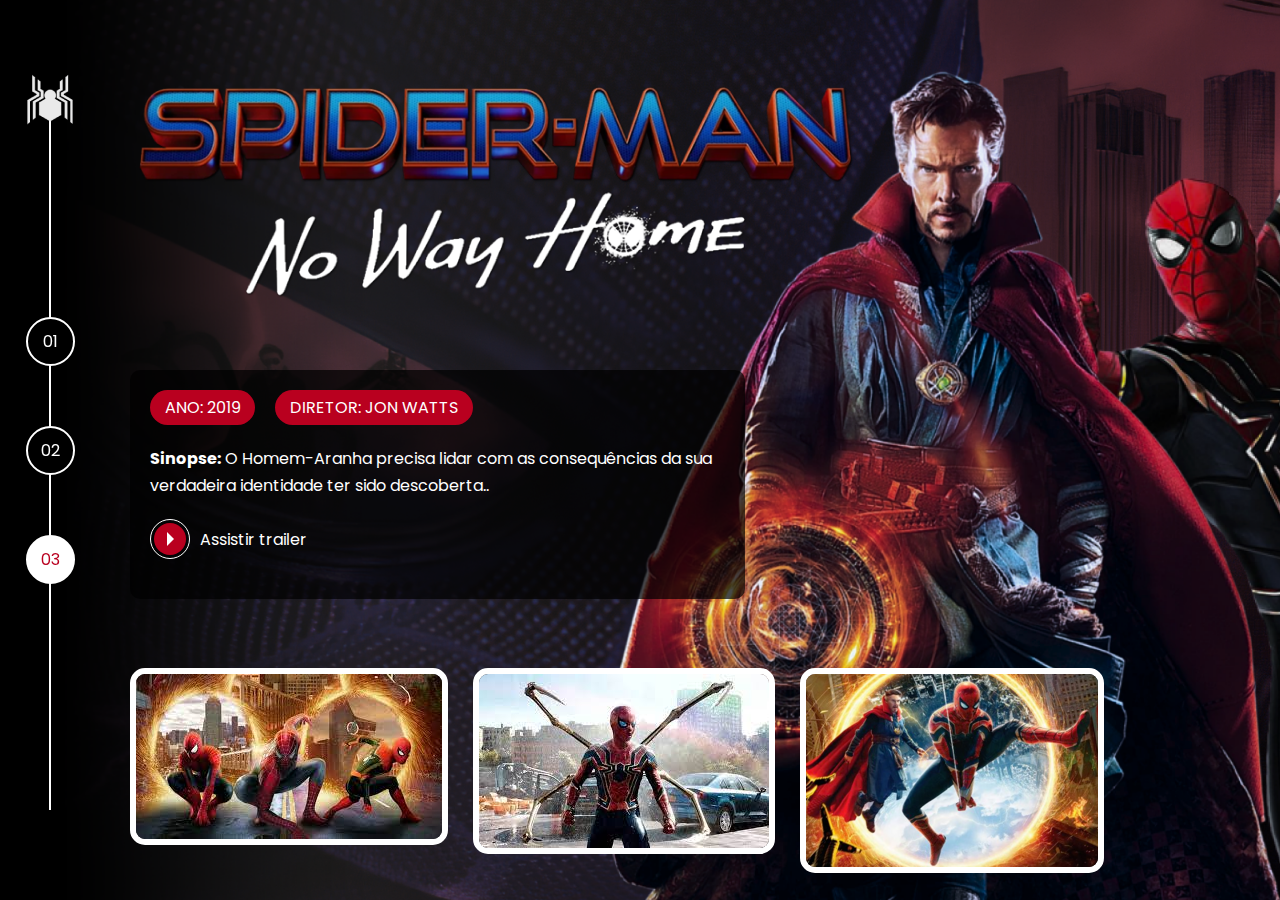
<file: pages/tom-holland/spiderman3.html>
<!DOCTYPE html>
<html lang="en">

<head>
  <meta charset="UTF-8">
  <meta http-equiv="X-UA-Compatible" content="IE=edge">
  <meta name="viewport" content="width=device-width, initial-scale=1.0">
  <link rel="stylesheet" href="../../assets/css/internal.css">
  <link rel="stylesheet" href="https://cdn.jsdelivr.net/npm/@fancyapps/ui@4.0/dist/fancybox.css"/>
  <title>Spider-Man | Multiversos</title>
</head>

<body>
  <div class="s-wrapper">

<!--Se quiser video como background
    <video autoplay loop muted>
      <source src="../../assets/videos/spiderman3-2021-trailer.mp4" type="video/mp4">
    </video>
-->

    <div class="s-left-column">
      <nav class="navigator">
        <!--Navegação-->
        <div class="navigator__icon">  <!--Icone-Aranha-->        
          <a href="index.html">
            <img src="../../assets/images/icons/spiderman1-tom.png" alt="">
          </a>
        </div>
        <ul><!--Botões lateral esquerda-->
          <li><a href="spiderman1.html">01</a></li>
          <li><a href="spiderman2.html">02</a></li>
          <li><a href="spiderman3.html" class="active">03</a></li>       
        </ul>
      </nav>
    </div> 

   <div class="s-main-content s-spidermanTH-01-03 " ><!--(Background sem video)-->
     
    <div class="s-main-content__top">
        <div class="s-logo"><!--Logo-->
          <img src="../../assets/images/spiderman-tom/movie-03/logo.png" alt="Spiderman (2021)"
            title="Spiderman (2021)" />
        </div>
        <div class="s-description"><!--Descrição e botões na descrição-->
          <div class="pills">
            <ul>
              <li>Ano: 2019</li>
              <li>Diretor: Jon Watts</li>
            </ul>
          </div>
          <div class="s-description__text">
            <p><strong>Sinopse:</strong>&nbsp;O Homem-Aranha precisa lidar com as consequências
               da sua verdadeira identidade ter sido descoberta..</p>
          </div>
        
        <div class="s-links">
          <ul>
            <li>
              <a href="https://www.youtube.com/watch?v=CyiiEJRZjSU" class="link-button" target="_blank">
                <span class="icon">
                  <div class="play-icon">&nbsp;</div>
                </span>
                <span class="label">
                  Assistir trailer
                </span>
              </a>
            </li>
          </ul>
        </div>
      </div>
    </div>
    <div class="s-main-content__bottom">
      <div class="gallery">
        <ul>
          <li><a data-fancybox href="../../assets/images/spiderman-tom/movie-03/gallery/image-01-full.jpg">
            <img src="../../assets/images/spiderman-tom/movie-03/gallery/image-01.png" alt=""></a>
          </li>
          <li><a data-fancybox href="../../assets/images/spiderman-tom/movie-03/gallery/image-02-full.jpg">
              <img src="../../assets/images/spiderman-tom/movie-03/gallery/image-02.png" alt=""></a>
          </li>
          <li><a data-fancybox href="../../assets/images/spiderman-tom/movie-03/gallery/image-03-full.jpg">
            <img src="../../assets/images/spiderman-tom/movie-03/gallery/image-03.png" alt=""></a>
        </li>
        </ul>
      </div>
    </div>
  </div>
  </div>
  <script src="https://cdn.jsdelivr.net/npm/@fancyapps/ui@4.0/dist/fancybox.umd.js"></script>
  <script>
        //  JavaScript will go here
  </script>
</body>

</html>
</file>
<file: assets/css/style.css>
@import url('global.css');
@import url('reset.css');

/*Corpo*/

body{
    background:var(--primary-color);
}
body::before {
    content: "";
    background-image: url('../../assets/images/spider-man-background.jpg');
    background-repeat: no-repeat;
    background-position:center ;
    background-size: cover;
    width: 100%;
    height: 100%;
    position:absolute;
    opacity: 0.2;
    transition: background-image 1s ease-in-out, opacity 1s ease-in-out;
}

/*MENU*/

.s-menu{
    padding: 1rem 0;
    width: 100%;
    text-align: center;
    position: relative;
}
.s-menu__item{
    display: inline-block;
    text-transform: uppercase;
    margin: 0 1.25rem;
}
.s-menu__icon{
    width: 2.5rem;
    margin: 0.125rem;
    vertical-align: middle;
}

/*Cards*/

.s-container{
    position: relative;
    align-items: center;
    display: flex;
    justify-content: space-evenly;
    perspective: 3000px;
}
.s-card{
    border:0.5rem solid white;
    width: 100%;
    height: 70vh;
    position: absolute;
    transition: filter .5s ease-in-out;
}

/*rotacionar*/

.s-card:nth-child(1){
    transform: rotateY(0deg) translateZ(50vw);
}
.s-card:nth-child(2){
    transform: rotateY(120deg) translateZ(50vw);
}
.s-card:nth-child(3){
    transform: rotateY(240deg) translateZ(50vw);
}
.s-cards-carousel{
    display: flex;
    justify-content: center;
    width: calc(100vw / 3 - 10%);
    transform-style:preserve-3d;
    transition: transform 0.4s ease-in;
}

/*fundo -titulo-etc...*/

.s-card__background{
    width: 100%;
    height: 100%;
    object-fit: cover;
    position: absolute;
    opacity: 1;
    transition: opacity 1s ease-in-out;
}
.s-card__image{
    width: 100%;
    height: 100%;
    object-fit: contain;
    position:relative ;
    transition: 1s ease-in-out;
}
.s-card__title{
    font-size:  2rem;
    text-transform: uppercase;
    text-align: center;
    position: absolute;
    width: 100%;
    bottom: 0; 
    transition: bottom 1s ease-out;
}

/*Controlador*/

.s-controller{
    position: absolute;
    display:flex;
    align-items: center;
    justify-content: center;
    margin-top: 3rem;
    bottom: 1.5rem;  
    width: 100%; 
}
.s-controller__button{
    display:flex;
    align-items: center;
    justify-content: center;
    width: 2.5rem;
    height: 2.5rem;
    border: 2px solid white;
    border-radius: 50%;
    background-color: var(--primary-color);
    text-align: center;
    font-size: 1rem;
    font-weight: bold;
    cursor: pointer;
    z-index: 1;
    transition: transform 0.3s ease-in-out;
}
.s-controller__button{
    transform: scale(1.1);
}
.s-controller__button:nth-child(2){
    margin:0 3.75rem;
}
.s-controller__button--active{
background-color: white;
color: var(--primary-color);
border: 0.1875rem solid  var(--primary-color);
outline: 0.125rem solid white;
}
.s-controller__line{
    background-color: white;
    width: 50%;
    height: 2px;
    position: absolute;
}

/*HOVER ANIMATION*/

.s-card--hovered .s-card__background{
  cursor: pointer;
  opacity: 0;
 }
.s-card--hovered .s-card__image{
    transform: scale(1.4);
    filter: drop-shadow(30px 10px 4px rgba(0,0,0, .5));
 }
.s-card--hovered .s-card__title{
    bottom: 50%;
 }

/*Modificar background ao passar o mouse no card*/
  
body#spider-man-01-hovered::before{
    background-image: url('../../assets/images/pic-sm-bg-01.jpg');
 }
 body#spider-man-02-hovered::before{
    background-image: url('../../assets/images/pic-sm-bg-02.jpg');
 }
 body#spider-man-03-hovered::before{
    background-image: url('../../assets/images/pic-sm-bg-03.jpg');
 }
 body[id^="spider-man-"]::before{
    opacity: 1;
 }
 body[id^="spider-man-"] .s-card:not(.s-card--hovered){
    filter: grayscale(100%);
 }
</file>
<file: assets/css/internal.css>
@import url('global.css');
@import url('reset.css');
@import url('../../assets/css/components/_gallery.css');
@import url('../../assets/css/components/_link-button.css');
@import url('../../assets/css/components/_navigator.css');
@import url('../../assets/css/components/_pills.css');

.s-wrapper{
    display: flex;
    height: 100vh;
    flex-flow: row nowrap;
}
.s-wrapper video{
  position: fixed;
  width: 100%;
}
.s-wrapper .s-left-column {
    width: 100px;
    height: 100%;
    display: flex;
    justify-content: center;
    align-items: center;
    position: fixed;
    padding-right: 50px;
    left: 0;
    top: 0;
    z-index: 1;
}
  .s-wrapper .s-main-content{
    height: 100%;
    width: 100%;
    /*background-color: gray;*/
    padding-left: 130px;
    position: relative;
}
.s-wrapper .s-main-content__top{
    height: 80vh;
    display: flex;
    flex-direction: column;
    justify-content: flex-start;
}
.s-wrapper .s-main-content__bottom{
    height: 20vh;
    display: flex;
    flex-direction: column;
    justify-content: flex-end;

}
.s-wrapper .s-main-content__top .s-logo img{
    margin-top: 50px;
    margin-left: 0;
    margin-bottom: 30px;
}

/*Fundo da descrição*/

.s-wrapper .s-main-content__top .s-description{    
    background-color: rgba(0, 0, 0, .7);
    max-width:50%;
    padding: 20px;
    border-radius: 10px;
}
.s-wrapper .s-main-content__top  .s-description .s-description__text p{
    color: white;
    line-height: 170%;
}
.s-wrapper .s-main-content__top  .s-description .pills{
    margin-bottom: 20px;
}
.s-wrapper .s-main-content .s-links{
    padding: 20px;
    padding-left: 0;
}
.s-wrapper .s-main-content .s-links ul{
    display: flex;
    flex-direction: row;
}

/*Background Páginas*/

.s-spiderman-01-01 {
    background-image: url('../../assets/images/spiderman-tobey/movie-01/background.png');
    background-size:cover;
}  
.s-spiderman-01-02 {
    background-image: url('../../assets/images/spiderman-tobey/movie-02/background.png');
    background-size: cover;
}
.s-spiderman-01-03 {
    background-image: url('../../assets/images/spiderman-tobey/movie-03/background.png');
    background-size: cover;
}
.s-spidermanA-01-01 {
    background-image: url('../../assets/images/spiderman-andrew/movie-01/background.png');
    background-size:cover;
}  
.s-spidermanA-01-02 {
    background-image: url('../../assets/images/spiderman-andrew/movie-02/background.png');
    background-size: cover;
}
.s-spidermanTH-01-01 {
    background-image: url('../../assets/images/spiderman-tom/movie-01/background.png');
    background-size:cover;
}  
.s-spidermanTH-01-02 {
    background-image: url('../../assets/images/spiderman-tom/movie-02/background.png');
    background-size: cover;
}
.s-spidermanTH-01-03 {
    background-image: url('../../assets/images/spiderman-tom/movie-03/background.png');
    background-size: cover;
}
</file>
